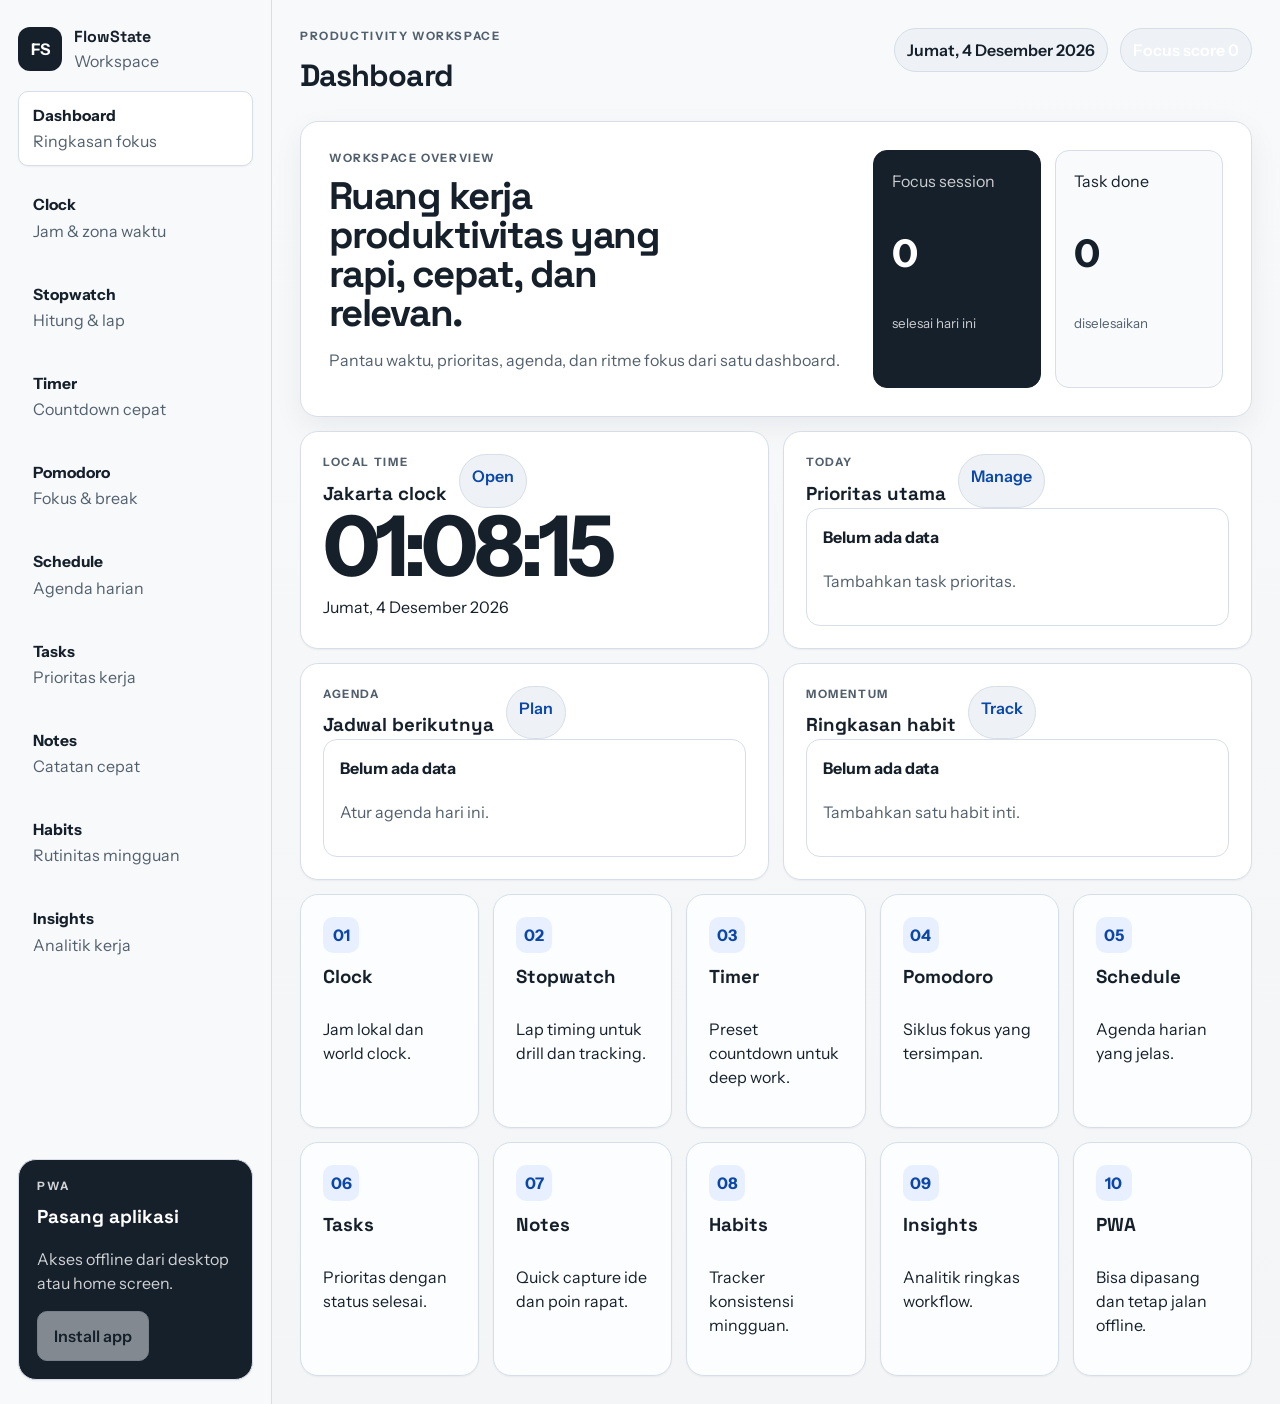
<file: index.html>
<!DOCTYPE html>
<html lang="id">
<head>
  <meta charset="UTF-8">
  <meta name="viewport" content="width=device-width, initial-scale=1.0">
  <meta name="theme-color" content="#0f172a">
  <title>Dashboard - FlowState Workspace</title>
  <link rel="preconnect" href="https://fonts.googleapis.com">
  <link rel="preconnect" href="https://fonts.gstatic.com" crossorigin>
  <link href="https://fonts.googleapis.com/css2?family=Instrument+Sans:wght@400;500;600;700&family=Space+Grotesk:wght@500;700&display=swap" rel="stylesheet">
  <link rel="manifest" href="manifest.json">
  <link rel="icon" href="icons/icon.svg" type="image/svg+xml">
  <link rel="stylesheet" href="styles.css">
</head>
<body data-page="dashboard">
  <a class="skip-link" href="#main-content">Lewati ke konten</a>
  <div class="app-shell">
    <aside class="sidebar">
      <div>
        <a class="brand" href="index.html"><div class="brand-mark">FS</div><div><strong>FlowState</strong><span>Workspace</span></div></a>
        <nav class="nav-links" aria-label="Navigasi utama">
          <a href="index.html" class="nav-link" data-nav="index.html"><strong>Dashboard</strong><span>Ringkasan fokus</span></a>
          <a href="clock.html" class="nav-link" data-nav="clock.html"><strong>Clock</strong><span>Jam & zona waktu</span></a>
          <a href="stopwatch.html" class="nav-link" data-nav="stopwatch.html"><strong>Stopwatch</strong><span>Hitung & lap</span></a>
          <a href="timer.html" class="nav-link" data-nav="timer.html"><strong>Timer</strong><span>Countdown cepat</span></a>
          <a href="pomodoro.html" class="nav-link" data-nav="pomodoro.html"><strong>Pomodoro</strong><span>Fokus & break</span></a>
          <a href="schedule.html" class="nav-link" data-nav="schedule.html"><strong>Schedule</strong><span>Agenda harian</span></a>
          <a href="tasks.html" class="nav-link" data-nav="tasks.html"><strong>Tasks</strong><span>Prioritas kerja</span></a>
          <a href="notes.html" class="nav-link" data-nav="notes.html"><strong>Notes</strong><span>Catatan cepat</span></a>
          <a href="habits.html" class="nav-link" data-nav="habits.html"><strong>Habits</strong><span>Rutinitas mingguan</span></a>
          <a href="insights.html" class="nav-link" data-nav="insights.html"><strong>Insights</strong><span>Analitik kerja</span></a>
        </nav>
      </div>
      <section class="install-card"><p class="eyebrow">PWA</p><h3>Pasang aplikasi</h3><p>Akses offline dari desktop atau home screen.</p><button class="secondary-button" id="install-app" disabled>Install app</button></section>
    </aside>
    <div class="main-panel">
      <header class="topbar">
        <div><p class="eyebrow">Productivity workspace</p><h1>Dashboard</h1></div>
        <div class="topbar-actions"><button class="ghost-button" id="today-chip" type="button"></button><button class="primary-button" id="focus-chip" type="button">Focus score --</button></div>
      </header>
      <main id="main-content" class="page-content">
        <section class="hero-card reveal">
          <div><p class="eyebrow">Workspace overview</p><h2>Ruang kerja produktivitas yang rapi, cepat, dan relevan.</h2><p class="muted">Pantau waktu, prioritas, agenda, dan ritme fokus dari satu dashboard.</p></div>
          <div class="hero-metrics">
            <div class="metric-panel accent"><span>Focus session</span><strong id="dashboard-pomodoro-count">0</strong><small>selesai hari ini</small></div>
            <div class="metric-panel"><span>Task done</span><strong id="dashboard-task-complete">0</strong><small>diselesaikan</small></div>
          </div>
        </section>
        <section class="grid2 reveal">
          <article class="panel"><div class="panel-header"><div><p class="eyebrow">Local time</p><h3>Jakarta clock</h3></div><a class="panel-link" href="clock.html">Open</a></div><div class="clock-stack"><strong id="hero-time">00:00:00</strong><span id="hero-date">--</span></div></article>
          <article class="panel"><div class="panel-header"><div><p class="eyebrow">Today</p><h3>Prioritas utama</h3></div><a class="panel-link" href="tasks.html">Manage</a></div><div class="stack" id="dashboard-task-list"></div></article>
          <article class="panel"><div class="panel-header"><div><p class="eyebrow">Agenda</p><h3>Jadwal berikutnya</h3></div><a class="panel-link" href="schedule.html">Plan</a></div><div class="stack" id="dashboard-schedule-list"></div></article>
          <article class="panel"><div class="panel-header"><div><p class="eyebrow">Momentum</p><h3>Ringkasan habit</h3></div><a class="panel-link" href="habits.html">Track</a></div><div class="stack" id="dashboard-habits"></div></article>
        </section>
        <section class="grid5 reveal">
          <article class="feature-card"><span>01</span><h3>Clock</h3><p>Jam lokal dan world clock.</p></article>
          <article class="feature-card"><span>02</span><h3>Stopwatch</h3><p>Lap timing untuk drill dan tracking.</p></article>
          <article class="feature-card"><span>03</span><h3>Timer</h3><p>Preset countdown untuk deep work.</p></article>
          <article class="feature-card"><span>04</span><h3>Pomodoro</h3><p>Siklus fokus yang tersimpan.</p></article>
          <article class="feature-card"><span>05</span><h3>Schedule</h3><p>Agenda harian yang jelas.</p></article>
          <article class="feature-card"><span>06</span><h3>Tasks</h3><p>Prioritas dengan status selesai.</p></article>
          <article class="feature-card"><span>07</span><h3>Notes</h3><p>Quick capture ide dan poin rapat.</p></article>
          <article class="feature-card"><span>08</span><h3>Habits</h3><p>Tracker konsistensi mingguan.</p></article>
          <article class="feature-card"><span>09</span><h3>Insights</h3><p>Analitik ringkas workflow.</p></article>
          <article class="feature-card"><span>10</span><h3>PWA</h3><p>Bisa dipasang dan tetap jalan offline.</p></article>
        </section>
      </main>
    </div>
  </div>
  <script src="app.js"></script>
</body>
</html>
</file>
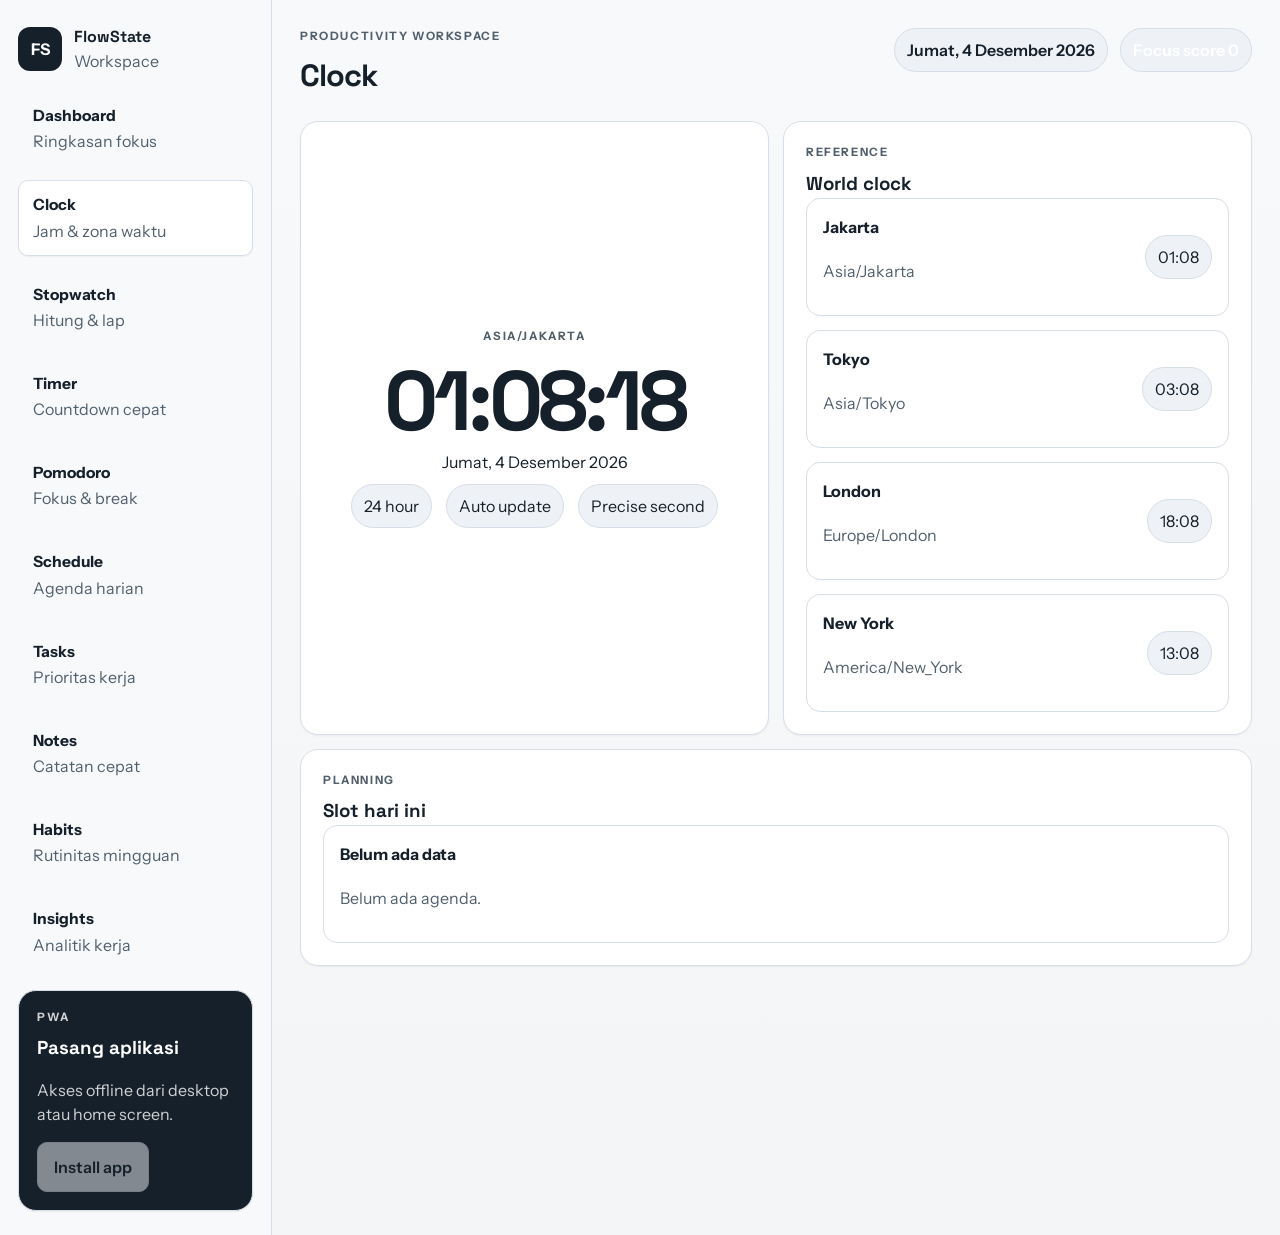
<file: clock.html>
<!DOCTYPE html>
<html lang="id">
<head>
  <meta charset="UTF-8"><meta name="viewport" content="width=device-width, initial-scale=1.0"><meta name="theme-color" content="#0f172a">
  <title>Clock - FlowState Workspace</title>
  <link rel="preconnect" href="https://fonts.googleapis.com"><link rel="preconnect" href="https://fonts.gstatic.com" crossorigin>
  <link href="https://fonts.googleapis.com/css2?family=Instrument+Sans:wght@400;500;600;700&family=Space+Grotesk:wght@500;700&display=swap" rel="stylesheet"><link rel="manifest" href="manifest.json"><link rel="icon" href="icons/icon.svg" type="image/svg+xml"><link rel="stylesheet" href="styles.css">
</head>
<body data-page="clock">
  <a class="skip-link" href="#main-content">Lewati ke konten</a>
  <div class="app-shell">
    <aside class="sidebar"><div><a class="brand" href="index.html"><div class="brand-mark">FS</div><div><strong>FlowState</strong><span>Workspace</span></div></a><nav class="nav-links" aria-label="Navigasi utama"><a href="index.html" class="nav-link" data-nav="index.html"><strong>Dashboard</strong><span>Ringkasan fokus</span></a><a href="clock.html" class="nav-link" data-nav="clock.html"><strong>Clock</strong><span>Jam & zona waktu</span></a><a href="stopwatch.html" class="nav-link" data-nav="stopwatch.html"><strong>Stopwatch</strong><span>Hitung & lap</span></a><a href="timer.html" class="nav-link" data-nav="timer.html"><strong>Timer</strong><span>Countdown cepat</span></a><a href="pomodoro.html" class="nav-link" data-nav="pomodoro.html"><strong>Pomodoro</strong><span>Fokus & break</span></a><a href="schedule.html" class="nav-link" data-nav="schedule.html"><strong>Schedule</strong><span>Agenda harian</span></a><a href="tasks.html" class="nav-link" data-nav="tasks.html"><strong>Tasks</strong><span>Prioritas kerja</span></a><a href="notes.html" class="nav-link" data-nav="notes.html"><strong>Notes</strong><span>Catatan cepat</span></a><a href="habits.html" class="nav-link" data-nav="habits.html"><strong>Habits</strong><span>Rutinitas mingguan</span></a><a href="insights.html" class="nav-link" data-nav="insights.html"><strong>Insights</strong><span>Analitik kerja</span></a></nav></div><section class="install-card"><p class="eyebrow">PWA</p><h3>Pasang aplikasi</h3><p>Akses offline dari desktop atau home screen.</p><button class="secondary-button" id="install-app" disabled>Install app</button></section></aside>
    <div class="main-panel">
      <header class="topbar"><div><p class="eyebrow">Productivity workspace</p><h1>Clock</h1></div><div class="topbar-actions"><button class="ghost-button" id="today-chip" type="button"></button><button class="primary-button" id="focus-chip" type="button">Focus score --</button></div></header>
      <main id="main-content" class="page-content">
        <section class="grid2 reveal">
          <article class="panel center"><p class="eyebrow">Asia/Jakarta</p><strong id="clock-main-time" class="display-xl">00:00:00</strong><span id="clock-main-date">--</span><div class="chips"><span class="chip">24 hour</span><span class="chip">Auto update</span><span class="chip">Precise second</span></div></article>
          <article class="panel"><div class="panel-header"><div><p class="eyebrow">Reference</p><h3>World clock</h3></div></div><div class="stack" id="world-clock-list"></div></article>
        </section>
        <section class="panel reveal"><div class="panel-header"><div><p class="eyebrow">Planning</p><h3>Slot hari ini</h3></div></div><div class="stack" id="clock-schedule-preview"></div></section>
      </main>
    </div>
  </div>
  <script src="app.js"></script>
</body>
</html>
</file>
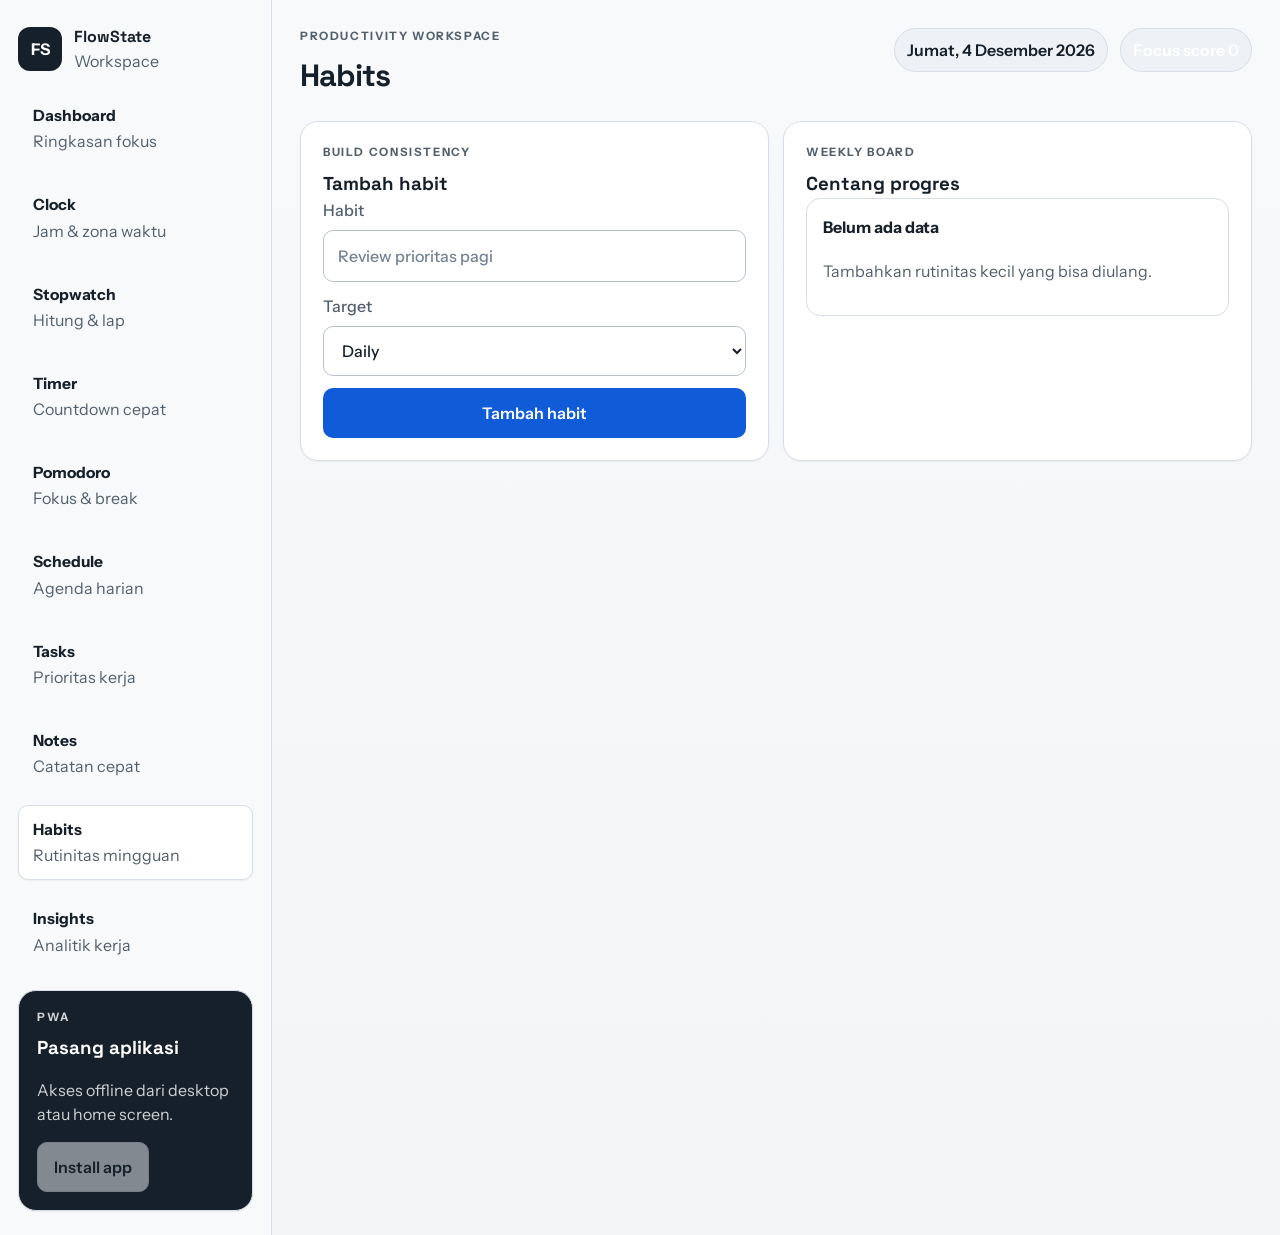
<file: habits.html>
<!DOCTYPE html>
<html lang="id">
<head>
  <meta charset="UTF-8"><meta name="viewport" content="width=device-width, initial-scale=1.0"><meta name="theme-color" content="#0f172a">
  <title>Habits - FlowState Workspace</title>
  <link rel="preconnect" href="https://fonts.googleapis.com"><link rel="preconnect" href="https://fonts.gstatic.com" crossorigin>
  <link href="https://fonts.googleapis.com/css2?family=Instrument+Sans:wght@400;500;600;700&family=Space+Grotesk:wght@500;700&display=swap" rel="stylesheet"><link rel="manifest" href="manifest.json"><link rel="icon" href="icons/icon.svg" type="image/svg+xml"><link rel="stylesheet" href="styles.css">
</head>
<body data-page="habits">
  <a class="skip-link" href="#main-content">Lewati ke konten</a>
  <div class="app-shell">
    <aside class="sidebar"><div><a class="brand" href="index.html"><div class="brand-mark">FS</div><div><strong>FlowState</strong><span>Workspace</span></div></a><nav class="nav-links" aria-label="Navigasi utama"><a href="index.html" class="nav-link" data-nav="index.html"><strong>Dashboard</strong><span>Ringkasan fokus</span></a><a href="clock.html" class="nav-link" data-nav="clock.html"><strong>Clock</strong><span>Jam & zona waktu</span></a><a href="stopwatch.html" class="nav-link" data-nav="stopwatch.html"><strong>Stopwatch</strong><span>Hitung & lap</span></a><a href="timer.html" class="nav-link" data-nav="timer.html"><strong>Timer</strong><span>Countdown cepat</span></a><a href="pomodoro.html" class="nav-link" data-nav="pomodoro.html"><strong>Pomodoro</strong><span>Fokus & break</span></a><a href="schedule.html" class="nav-link" data-nav="schedule.html"><strong>Schedule</strong><span>Agenda harian</span></a><a href="tasks.html" class="nav-link" data-nav="tasks.html"><strong>Tasks</strong><span>Prioritas kerja</span></a><a href="notes.html" class="nav-link" data-nav="notes.html"><strong>Notes</strong><span>Catatan cepat</span></a><a href="habits.html" class="nav-link" data-nav="habits.html"><strong>Habits</strong><span>Rutinitas mingguan</span></a><a href="insights.html" class="nav-link" data-nav="insights.html"><strong>Insights</strong><span>Analitik kerja</span></a></nav></div><section class="install-card"><p class="eyebrow">PWA</p><h3>Pasang aplikasi</h3><p>Akses offline dari desktop atau home screen.</p><button class="secondary-button" id="install-app" disabled>Install app</button></section></aside>
    <div class="main-panel">
      <header class="topbar"><div><p class="eyebrow">Productivity workspace</p><h1>Habits</h1></div><div class="topbar-actions"><button class="ghost-button" id="today-chip" type="button"></button><button class="primary-button" id="focus-chip" type="button">Focus score --</button></div></header>
      <main id="main-content" class="page-content">
        <section class="grid2 reveal">
          <article class="panel"><div class="panel-header"><div><p class="eyebrow">Build consistency</p><h3>Tambah habit</h3></div></div><form class="stack-form" id="habit-form"><label>Habit<input id="habit-name" type="text" placeholder="Review prioritas pagi" required></label><label>Target<select id="habit-target"><option>Daily</option><option>Weekday</option><option>Custom</option></select></label><button class="primary-button" type="submit">Tambah habit</button></form></article>
          <article class="panel"><div class="panel-header"><div><p class="eyebrow">Weekly board</p><h3>Centang progres</h3></div></div><div class="stack" id="habit-board"></div></article>
        </section>
      </main>
    </div>
  </div>
  <script src="app.js"></script>
</body>
</html>
</file>
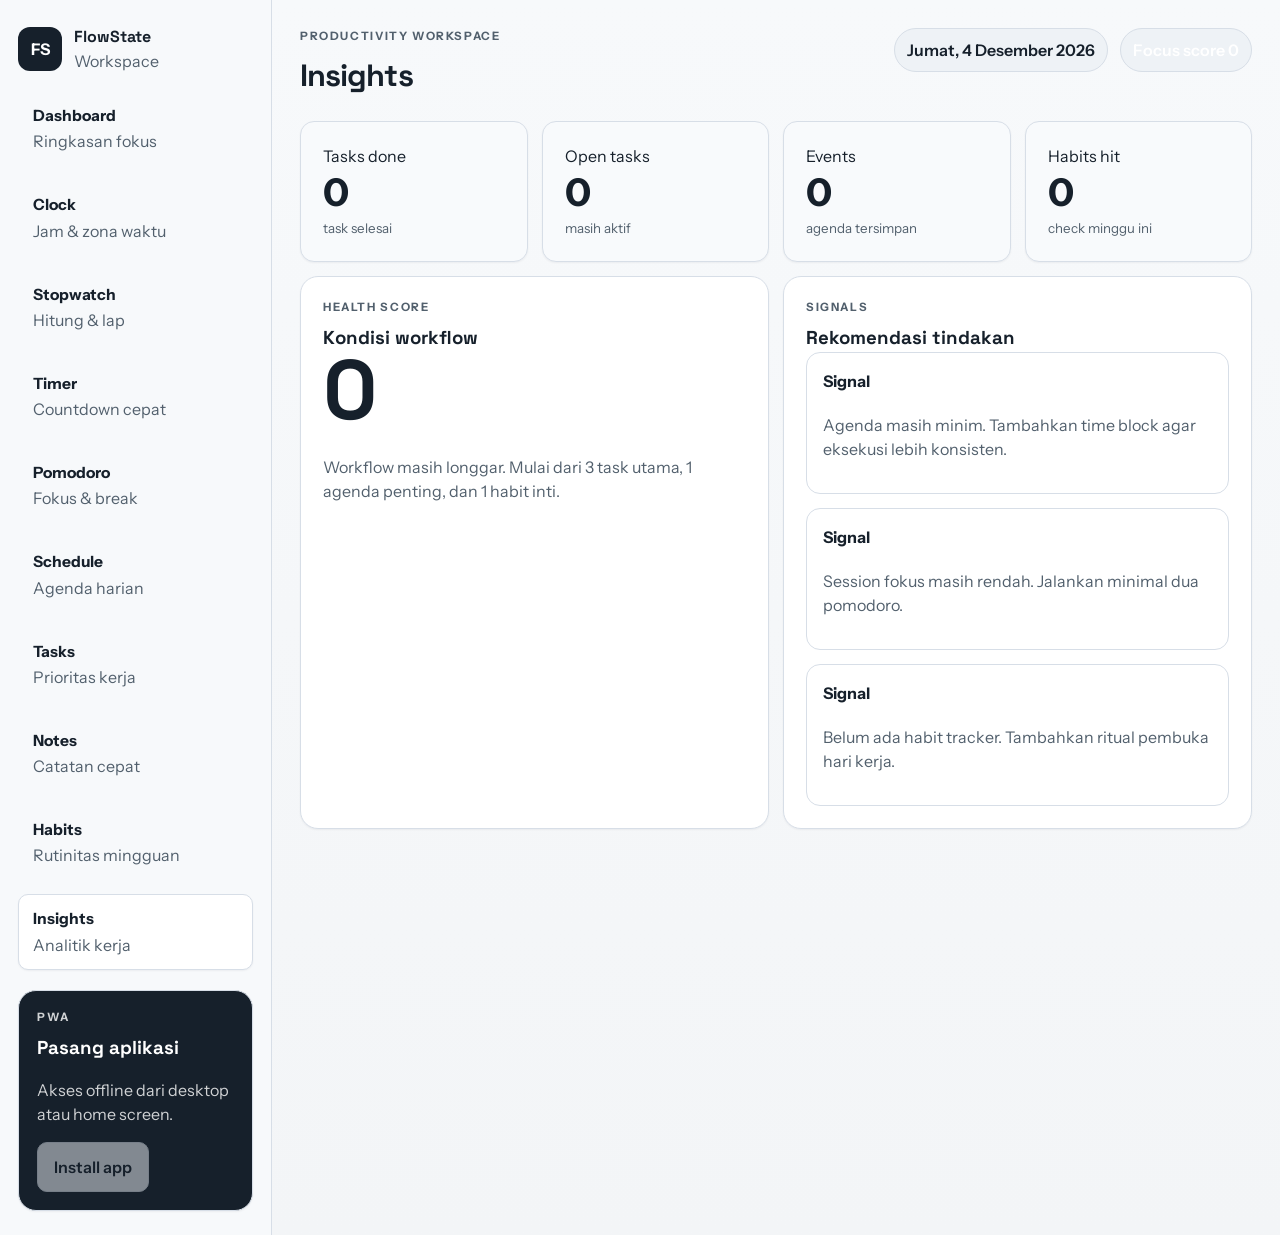
<file: insights.html>
<!DOCTYPE html>
<html lang="id">
<head>
  <meta charset="UTF-8"><meta name="viewport" content="width=device-width, initial-scale=1.0"><meta name="theme-color" content="#0f172a">
  <title>Insights - FlowState Workspace</title>
  <link rel="preconnect" href="https://fonts.googleapis.com"><link rel="preconnect" href="https://fonts.gstatic.com" crossorigin>
  <link href="https://fonts.googleapis.com/css2?family=Instrument+Sans:wght@400;500;600;700&family=Space+Grotesk:wght@500;700&display=swap" rel="stylesheet"><link rel="manifest" href="manifest.json"><link rel="icon" href="icons/icon.svg" type="image/svg+xml"><link rel="stylesheet" href="styles.css">
</head>
<body data-page="insights">
  <a class="skip-link" href="#main-content">Lewati ke konten</a>
  <div class="app-shell">
    <aside class="sidebar"><div><a class="brand" href="index.html"><div class="brand-mark">FS</div><div><strong>FlowState</strong><span>Workspace</span></div></a><nav class="nav-links" aria-label="Navigasi utama"><a href="index.html" class="nav-link" data-nav="index.html"><strong>Dashboard</strong><span>Ringkasan fokus</span></a><a href="clock.html" class="nav-link" data-nav="clock.html"><strong>Clock</strong><span>Jam & zona waktu</span></a><a href="stopwatch.html" class="nav-link" data-nav="stopwatch.html"><strong>Stopwatch</strong><span>Hitung & lap</span></a><a href="timer.html" class="nav-link" data-nav="timer.html"><strong>Timer</strong><span>Countdown cepat</span></a><a href="pomodoro.html" class="nav-link" data-nav="pomodoro.html"><strong>Pomodoro</strong><span>Fokus & break</span></a><a href="schedule.html" class="nav-link" data-nav="schedule.html"><strong>Schedule</strong><span>Agenda harian</span></a><a href="tasks.html" class="nav-link" data-nav="tasks.html"><strong>Tasks</strong><span>Prioritas kerja</span></a><a href="notes.html" class="nav-link" data-nav="notes.html"><strong>Notes</strong><span>Catatan cepat</span></a><a href="habits.html" class="nav-link" data-nav="habits.html"><strong>Habits</strong><span>Rutinitas mingguan</span></a><a href="insights.html" class="nav-link" data-nav="insights.html"><strong>Insights</strong><span>Analitik kerja</span></a></nav></div><section class="install-card"><p class="eyebrow">PWA</p><h3>Pasang aplikasi</h3><p>Akses offline dari desktop atau home screen.</p><button class="secondary-button" id="install-app" disabled>Install app</button></section></aside>
    <div class="main-panel">
      <header class="topbar"><div><p class="eyebrow">Productivity workspace</p><h1>Insights</h1></div><div class="topbar-actions"><button class="ghost-button" id="today-chip" type="button"></button><button class="primary-button" id="focus-chip" type="button">Focus score --</button></div></header>
      <main id="main-content" class="page-content">
        <section class="grid4 reveal">
          <article class="stat-card"><span>Tasks done</span><strong id="insight-task-done">0</strong><small>task selesai</small></article>
          <article class="stat-card"><span>Open tasks</span><strong id="insight-task-open">0</strong><small>masih aktif</small></article>
          <article class="stat-card"><span>Events</span><strong id="insight-events">0</strong><small>agenda tersimpan</small></article>
          <article class="stat-card"><span>Habits hit</span><strong id="insight-habit-checks">0</strong><small>check minggu ini</small></article>
        </section>
        <section class="grid2 reveal">
          <article class="panel"><div class="panel-header"><div><p class="eyebrow">Health score</p><h3>Kondisi workflow</h3></div></div><div class="clock-stack"><strong id="insight-score" class="display-xl">0</strong><p class="muted" id="insight-message">Belum ada data yang cukup.</p></div></article>
          <article class="panel"><div class="panel-header"><div><p class="eyebrow">Signals</p><h3>Rekomendasi tindakan</h3></div></div><div class="stack" id="insight-list"></div></article>
        </section>
      </main>
    </div>
  </div>
  <script src="app.js"></script>
</body>
</html>
</file>
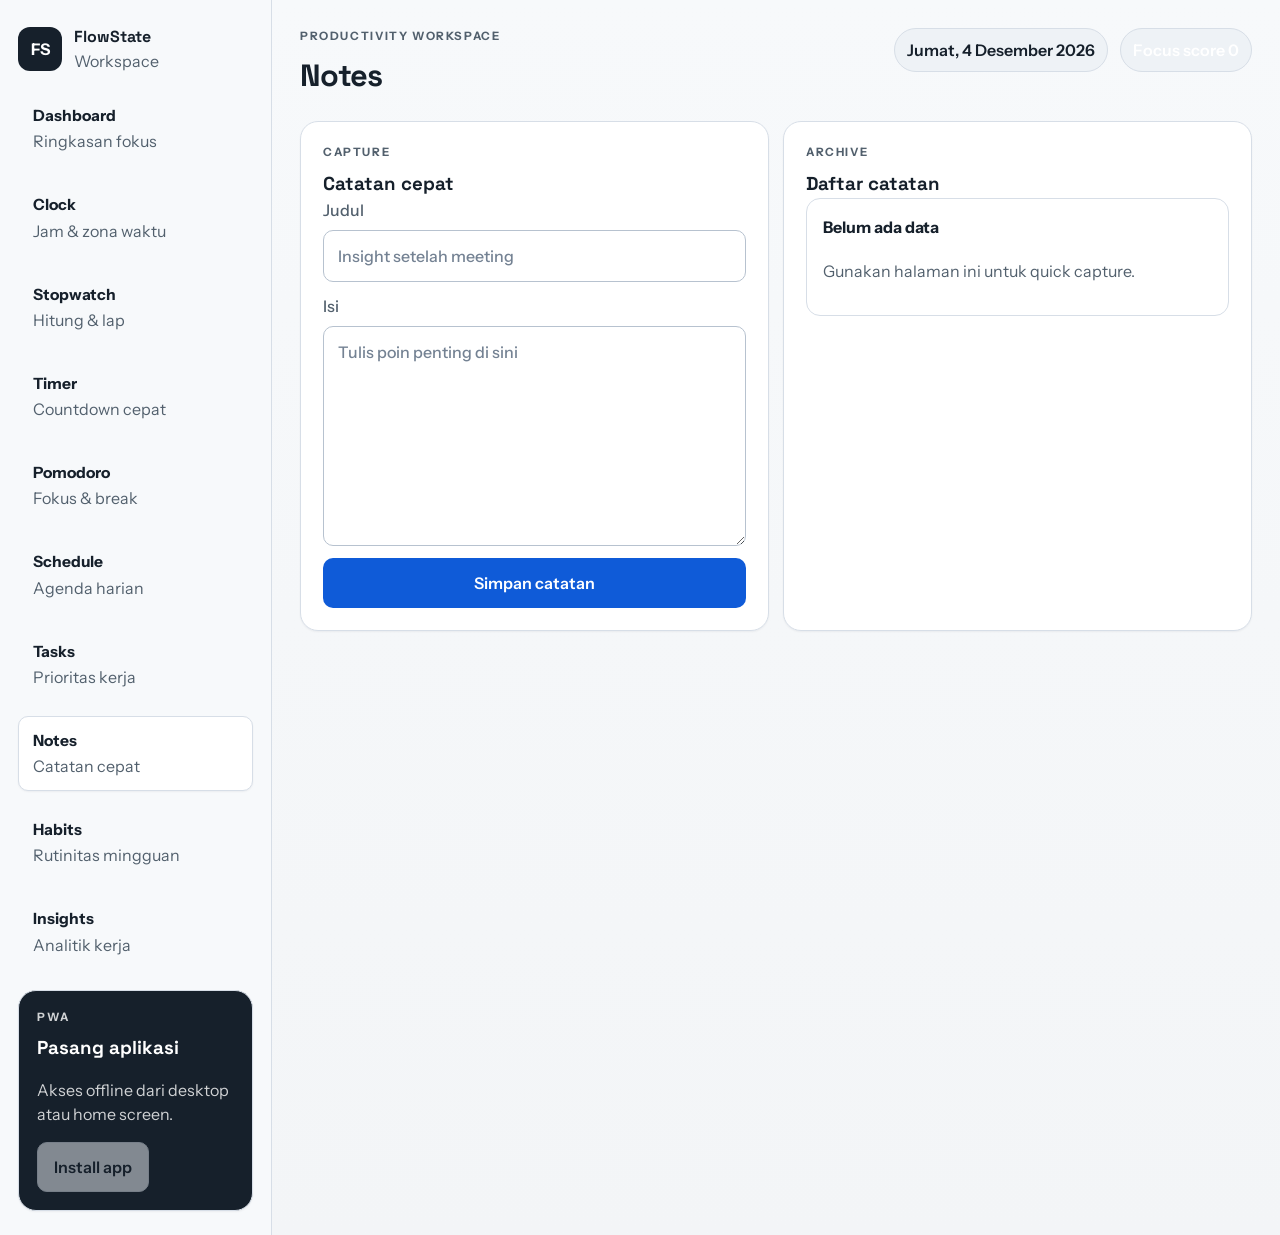
<file: notes.html>
<!DOCTYPE html>
<html lang="id">
<head>
  <meta charset="UTF-8"><meta name="viewport" content="width=device-width, initial-scale=1.0"><meta name="theme-color" content="#0f172a">
  <title>Notes - FlowState Workspace</title>
  <link rel="preconnect" href="https://fonts.googleapis.com"><link rel="preconnect" href="https://fonts.gstatic.com" crossorigin>
  <link href="https://fonts.googleapis.com/css2?family=Instrument+Sans:wght@400;500;600;700&family=Space+Grotesk:wght@500;700&display=swap" rel="stylesheet"><link rel="manifest" href="manifest.json"><link rel="icon" href="icons/icon.svg" type="image/svg+xml"><link rel="stylesheet" href="styles.css">
</head>
<body data-page="notes">
  <a class="skip-link" href="#main-content">Lewati ke konten</a>
  <div class="app-shell">
    <aside class="sidebar"><div><a class="brand" href="index.html"><div class="brand-mark">FS</div><div><strong>FlowState</strong><span>Workspace</span></div></a><nav class="nav-links" aria-label="Navigasi utama"><a href="index.html" class="nav-link" data-nav="index.html"><strong>Dashboard</strong><span>Ringkasan fokus</span></a><a href="clock.html" class="nav-link" data-nav="clock.html"><strong>Clock</strong><span>Jam & zona waktu</span></a><a href="stopwatch.html" class="nav-link" data-nav="stopwatch.html"><strong>Stopwatch</strong><span>Hitung & lap</span></a><a href="timer.html" class="nav-link" data-nav="timer.html"><strong>Timer</strong><span>Countdown cepat</span></a><a href="pomodoro.html" class="nav-link" data-nav="pomodoro.html"><strong>Pomodoro</strong><span>Fokus & break</span></a><a href="schedule.html" class="nav-link" data-nav="schedule.html"><strong>Schedule</strong><span>Agenda harian</span></a><a href="tasks.html" class="nav-link" data-nav="tasks.html"><strong>Tasks</strong><span>Prioritas kerja</span></a><a href="notes.html" class="nav-link" data-nav="notes.html"><strong>Notes</strong><span>Catatan cepat</span></a><a href="habits.html" class="nav-link" data-nav="habits.html"><strong>Habits</strong><span>Rutinitas mingguan</span></a><a href="insights.html" class="nav-link" data-nav="insights.html"><strong>Insights</strong><span>Analitik kerja</span></a></nav></div><section class="install-card"><p class="eyebrow">PWA</p><h3>Pasang aplikasi</h3><p>Akses offline dari desktop atau home screen.</p><button class="secondary-button" id="install-app" disabled>Install app</button></section></aside>
    <div class="main-panel">
      <header class="topbar"><div><p class="eyebrow">Productivity workspace</p><h1>Notes</h1></div><div class="topbar-actions"><button class="ghost-button" id="today-chip" type="button"></button><button class="primary-button" id="focus-chip" type="button">Focus score --</button></div></header>
      <main id="main-content" class="page-content">
        <section class="grid2 reveal">
          <article class="panel"><div class="panel-header"><div><p class="eyebrow">Capture</p><h3>Catatan cepat</h3></div></div><form class="stack-form" id="note-form"><label>Judul<input id="note-title" type="text" placeholder="Insight setelah meeting" required></label><label>Isi<textarea id="note-body" rows="8" placeholder="Tulis poin penting di sini"></textarea></label><button class="primary-button" type="submit">Simpan catatan</button></form></article>
          <article class="panel"><div class="panel-header"><div><p class="eyebrow">Archive</p><h3>Daftar catatan</h3></div></div><div class="notes" id="notes-list"></div></article>
        </section>
      </main>
    </div>
  </div>
  <script src="app.js"></script>
</body>
</html>
</file>
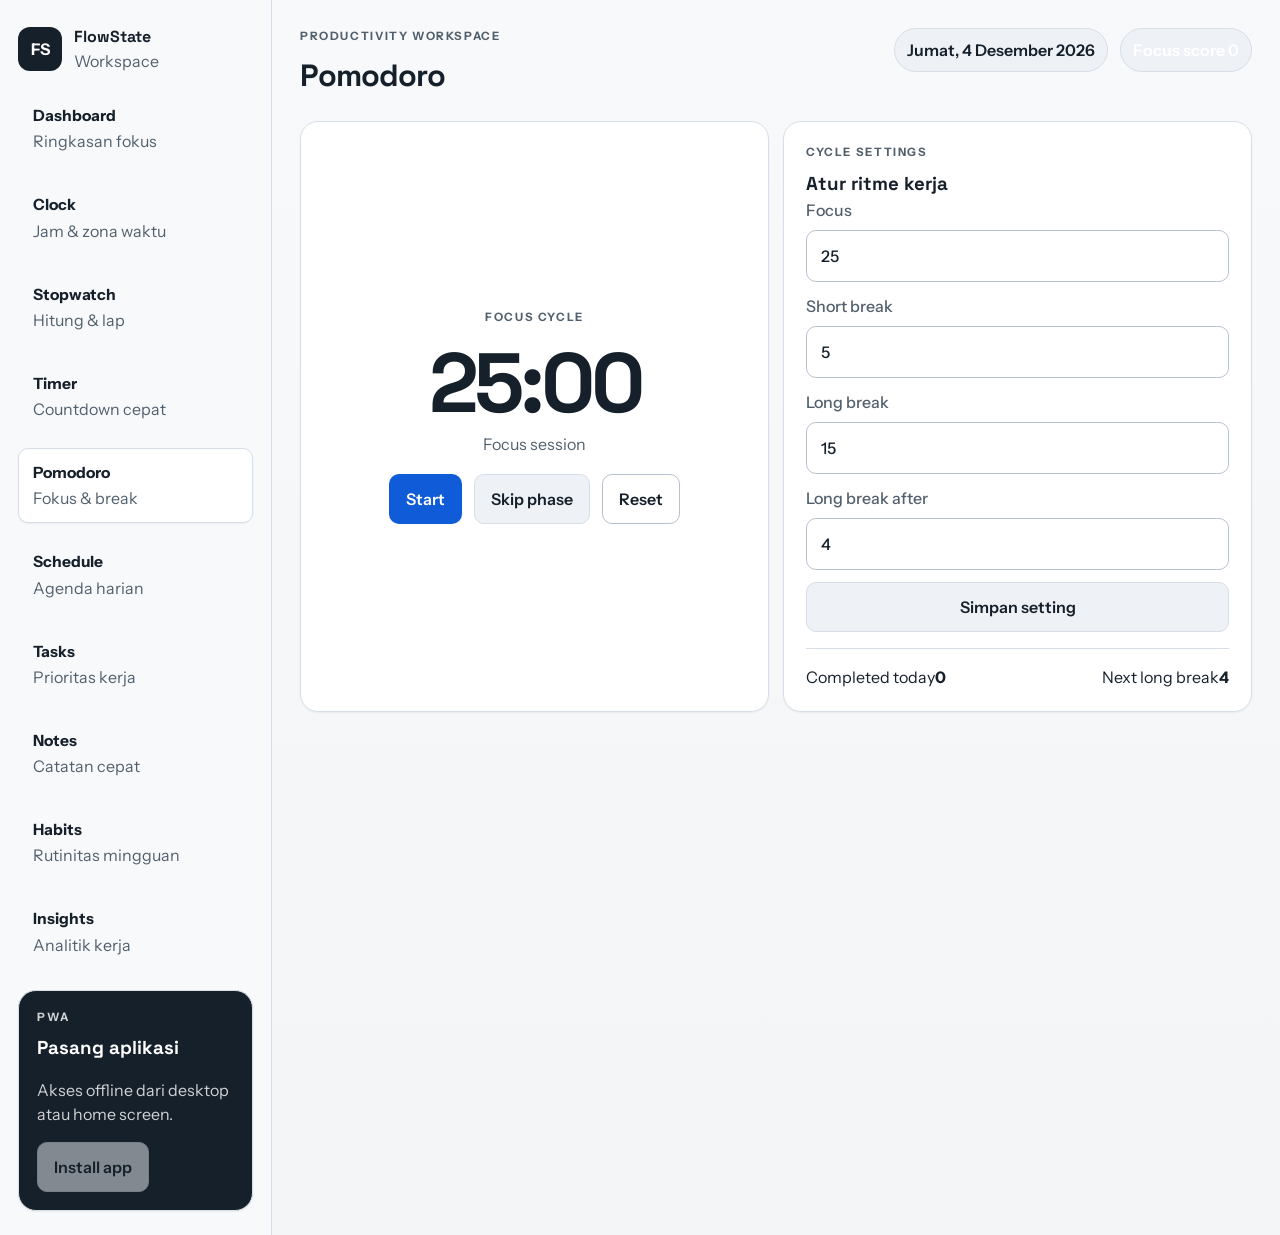
<file: pomodoro.html>
<!DOCTYPE html>
<html lang="id">
<head>
  <meta charset="UTF-8"><meta name="viewport" content="width=device-width, initial-scale=1.0"><meta name="theme-color" content="#0f172a">
  <title>Pomodoro - FlowState Workspace</title>
  <link rel="preconnect" href="https://fonts.googleapis.com"><link rel="preconnect" href="https://fonts.gstatic.com" crossorigin>
  <link href="https://fonts.googleapis.com/css2?family=Instrument+Sans:wght@400;500;600;700&family=Space+Grotesk:wght@500;700&display=swap" rel="stylesheet"><link rel="manifest" href="manifest.json"><link rel="icon" href="icons/icon.svg" type="image/svg+xml"><link rel="stylesheet" href="styles.css">
</head>
<body data-page="pomodoro">
  <a class="skip-link" href="#main-content">Lewati ke konten</a>
  <div class="app-shell">
    <aside class="sidebar"><div><a class="brand" href="index.html"><div class="brand-mark">FS</div><div><strong>FlowState</strong><span>Workspace</span></div></a><nav class="nav-links" aria-label="Navigasi utama"><a href="index.html" class="nav-link" data-nav="index.html"><strong>Dashboard</strong><span>Ringkasan fokus</span></a><a href="clock.html" class="nav-link" data-nav="clock.html"><strong>Clock</strong><span>Jam & zona waktu</span></a><a href="stopwatch.html" class="nav-link" data-nav="stopwatch.html"><strong>Stopwatch</strong><span>Hitung & lap</span></a><a href="timer.html" class="nav-link" data-nav="timer.html"><strong>Timer</strong><span>Countdown cepat</span></a><a href="pomodoro.html" class="nav-link" data-nav="pomodoro.html"><strong>Pomodoro</strong><span>Fokus & break</span></a><a href="schedule.html" class="nav-link" data-nav="schedule.html"><strong>Schedule</strong><span>Agenda harian</span></a><a href="tasks.html" class="nav-link" data-nav="tasks.html"><strong>Tasks</strong><span>Prioritas kerja</span></a><a href="notes.html" class="nav-link" data-nav="notes.html"><strong>Notes</strong><span>Catatan cepat</span></a><a href="habits.html" class="nav-link" data-nav="habits.html"><strong>Habits</strong><span>Rutinitas mingguan</span></a><a href="insights.html" class="nav-link" data-nav="insights.html"><strong>Insights</strong><span>Analitik kerja</span></a></nav></div><section class="install-card"><p class="eyebrow">PWA</p><h3>Pasang aplikasi</h3><p>Akses offline dari desktop atau home screen.</p><button class="secondary-button" id="install-app" disabled>Install app</button></section></aside>
    <div class="main-panel">
      <header class="topbar"><div><p class="eyebrow">Productivity workspace</p><h1>Pomodoro</h1></div><div class="topbar-actions"><button class="ghost-button" id="today-chip" type="button"></button><button class="primary-button" id="focus-chip" type="button">Focus score --</button></div></header>
      <main id="main-content" class="page-content">
        <section class="grid2 reveal">
          <article class="panel center"><p class="eyebrow">Focus cycle</p><strong class="display-xl" id="pomodoro-display">25:00</strong><span class="muted" id="pomodoro-phase">Focus session</span><div class="controls"><button class="primary-button" id="pomodoro-start">Start</button><button class="secondary-button" id="pomodoro-skip">Skip phase</button><button class="ghost-button" id="pomodoro-reset">Reset</button></div></article>
          <article class="panel"><div class="panel-header"><div><p class="eyebrow">Cycle settings</p><h3>Atur ritme kerja</h3></div></div><form class="stack-form" id="pomodoro-settings"><label>Focus<input id="pomodoro-focus" type="number" min="10" max="90" value="25"></label><label>Short break<input id="pomodoro-short" type="number" min="3" max="30" value="5"></label><label>Long break<input id="pomodoro-long" type="number" min="10" max="45" value="15"></label><label>Long break after<input id="pomodoro-rounds" type="number" min="2" max="6" value="4"></label><button class="secondary-button" type="submit">Simpan setting</button></form><div class="stats-strip"><div><span>Completed today</span><strong id="pomodoro-completed">0</strong></div><div><span>Next long break</span><strong id="pomodoro-next-break">4</strong></div></div></article>
        </section>
      </main>
    </div>
  </div>
  <script src="app.js"></script>
</body>
</html>
</file>
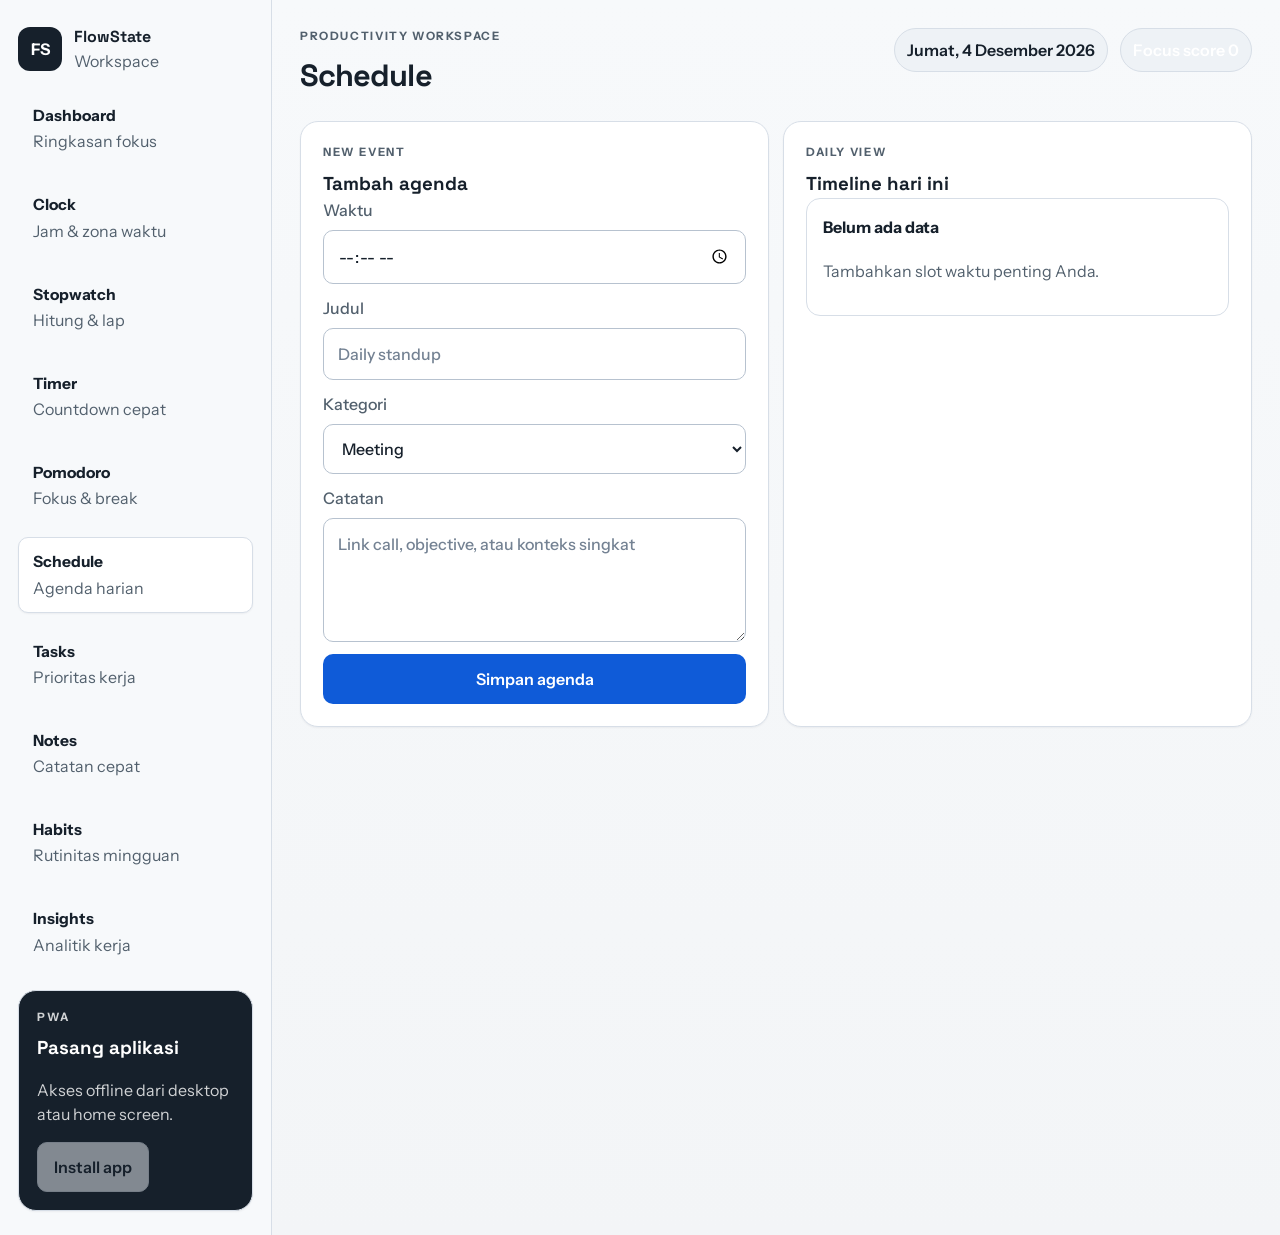
<file: schedule.html>
<!DOCTYPE html>
<html lang="id">
<head>
  <meta charset="UTF-8"><meta name="viewport" content="width=device-width, initial-scale=1.0"><meta name="theme-color" content="#0f172a">
  <title>Schedule - FlowState Workspace</title>
  <link rel="preconnect" href="https://fonts.googleapis.com"><link rel="preconnect" href="https://fonts.gstatic.com" crossorigin>
  <link href="https://fonts.googleapis.com/css2?family=Instrument+Sans:wght@400;500;600;700&family=Space+Grotesk:wght@500;700&display=swap" rel="stylesheet"><link rel="manifest" href="manifest.json"><link rel="icon" href="icons/icon.svg" type="image/svg+xml"><link rel="stylesheet" href="styles.css">
</head>
<body data-page="schedule">
  <a class="skip-link" href="#main-content">Lewati ke konten</a>
  <div class="app-shell">
    <aside class="sidebar"><div><a class="brand" href="index.html"><div class="brand-mark">FS</div><div><strong>FlowState</strong><span>Workspace</span></div></a><nav class="nav-links" aria-label="Navigasi utama"><a href="index.html" class="nav-link" data-nav="index.html"><strong>Dashboard</strong><span>Ringkasan fokus</span></a><a href="clock.html" class="nav-link" data-nav="clock.html"><strong>Clock</strong><span>Jam & zona waktu</span></a><a href="stopwatch.html" class="nav-link" data-nav="stopwatch.html"><strong>Stopwatch</strong><span>Hitung & lap</span></a><a href="timer.html" class="nav-link" data-nav="timer.html"><strong>Timer</strong><span>Countdown cepat</span></a><a href="pomodoro.html" class="nav-link" data-nav="pomodoro.html"><strong>Pomodoro</strong><span>Fokus & break</span></a><a href="schedule.html" class="nav-link" data-nav="schedule.html"><strong>Schedule</strong><span>Agenda harian</span></a><a href="tasks.html" class="nav-link" data-nav="tasks.html"><strong>Tasks</strong><span>Prioritas kerja</span></a><a href="notes.html" class="nav-link" data-nav="notes.html"><strong>Notes</strong><span>Catatan cepat</span></a><a href="habits.html" class="nav-link" data-nav="habits.html"><strong>Habits</strong><span>Rutinitas mingguan</span></a><a href="insights.html" class="nav-link" data-nav="insights.html"><strong>Insights</strong><span>Analitik kerja</span></a></nav></div><section class="install-card"><p class="eyebrow">PWA</p><h3>Pasang aplikasi</h3><p>Akses offline dari desktop atau home screen.</p><button class="secondary-button" id="install-app" disabled>Install app</button></section></aside>
    <div class="main-panel">
      <header class="topbar"><div><p class="eyebrow">Productivity workspace</p><h1>Schedule</h1></div><div class="topbar-actions"><button class="ghost-button" id="today-chip" type="button"></button><button class="primary-button" id="focus-chip" type="button">Focus score --</button></div></header>
      <main id="main-content" class="page-content">
        <section class="grid2 reveal">
          <article class="panel"><div class="panel-header"><div><p class="eyebrow">New event</p><h3>Tambah agenda</h3></div></div><form class="stack-form" id="schedule-form"><label>Waktu<input id="schedule-time" type="time" required></label><label>Judul<input id="schedule-title" type="text" placeholder="Daily standup" required></label><label>Kategori<select id="schedule-category"><option>Meeting</option><option>Deep Work</option><option>Admin</option><option>Personal</option></select></label><label>Catatan<textarea id="schedule-note" rows="4" placeholder="Link call, objective, atau konteks singkat"></textarea></label><button class="primary-button" type="submit">Simpan agenda</button></form></article>
          <article class="panel"><div class="panel-header"><div><p class="eyebrow">Daily view</p><h3>Timeline hari ini</h3></div></div><div class="stack" id="schedule-list"></div></article>
        </section>
      </main>
    </div>
  </div>
  <script src="app.js"></script>
</body>
</html>
</file>
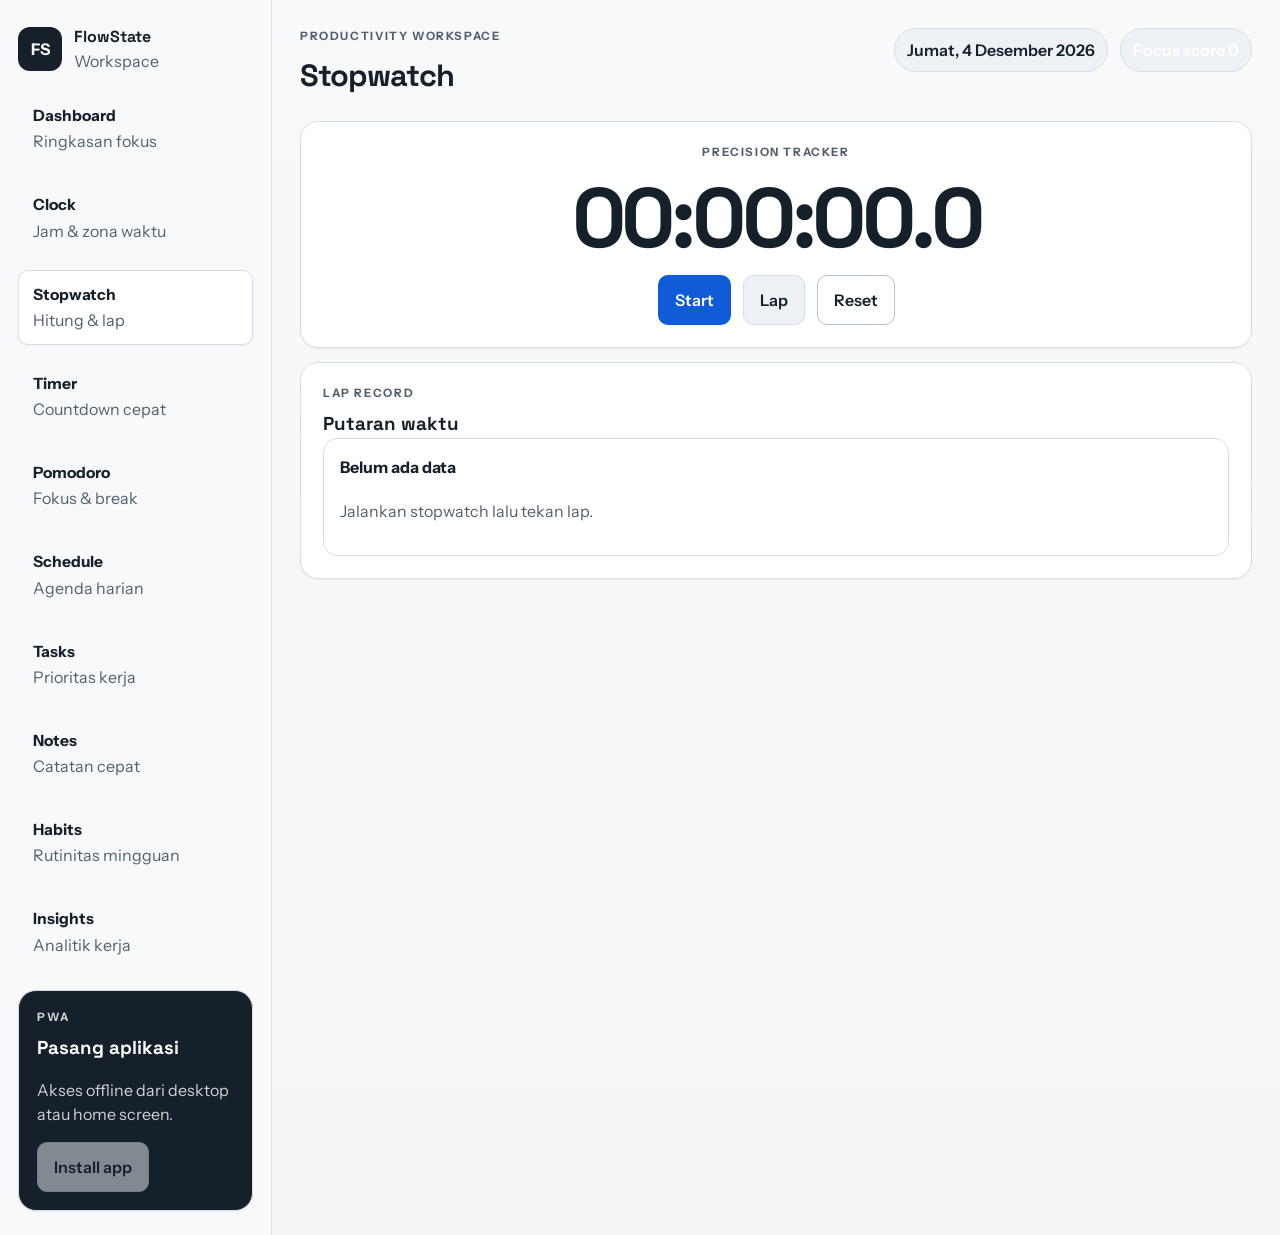
<file: stopwatch.html>
<!DOCTYPE html>
<html lang="id">
<head>
  <meta charset="UTF-8"><meta name="viewport" content="width=device-width, initial-scale=1.0"><meta name="theme-color" content="#0f172a">
  <title>Stopwatch - FlowState Workspace</title>
  <link rel="preconnect" href="https://fonts.googleapis.com"><link rel="preconnect" href="https://fonts.gstatic.com" crossorigin>
  <link href="https://fonts.googleapis.com/css2?family=Instrument+Sans:wght@400;500;600;700&family=Space+Grotesk:wght@500;700&display=swap" rel="stylesheet"><link rel="manifest" href="manifest.json"><link rel="icon" href="icons/icon.svg" type="image/svg+xml"><link rel="stylesheet" href="styles.css">
</head>
<body data-page="stopwatch">
  <a class="skip-link" href="#main-content">Lewati ke konten</a>
  <div class="app-shell">
    <aside class="sidebar"><div><a class="brand" href="index.html"><div class="brand-mark">FS</div><div><strong>FlowState</strong><span>Workspace</span></div></a><nav class="nav-links" aria-label="Navigasi utama"><a href="index.html" class="nav-link" data-nav="index.html"><strong>Dashboard</strong><span>Ringkasan fokus</span></a><a href="clock.html" class="nav-link" data-nav="clock.html"><strong>Clock</strong><span>Jam & zona waktu</span></a><a href="stopwatch.html" class="nav-link" data-nav="stopwatch.html"><strong>Stopwatch</strong><span>Hitung & lap</span></a><a href="timer.html" class="nav-link" data-nav="timer.html"><strong>Timer</strong><span>Countdown cepat</span></a><a href="pomodoro.html" class="nav-link" data-nav="pomodoro.html"><strong>Pomodoro</strong><span>Fokus & break</span></a><a href="schedule.html" class="nav-link" data-nav="schedule.html"><strong>Schedule</strong><span>Agenda harian</span></a><a href="tasks.html" class="nav-link" data-nav="tasks.html"><strong>Tasks</strong><span>Prioritas kerja</span></a><a href="notes.html" class="nav-link" data-nav="notes.html"><strong>Notes</strong><span>Catatan cepat</span></a><a href="habits.html" class="nav-link" data-nav="habits.html"><strong>Habits</strong><span>Rutinitas mingguan</span></a><a href="insights.html" class="nav-link" data-nav="insights.html"><strong>Insights</strong><span>Analitik kerja</span></a></nav></div><section class="install-card"><p class="eyebrow">PWA</p><h3>Pasang aplikasi</h3><p>Akses offline dari desktop atau home screen.</p><button class="secondary-button" id="install-app" disabled>Install app</button></section></aside>
    <div class="main-panel">
      <header class="topbar"><div><p class="eyebrow">Productivity workspace</p><h1>Stopwatch</h1></div><div class="topbar-actions"><button class="ghost-button" id="today-chip" type="button"></button><button class="primary-button" id="focus-chip" type="button">Focus score --</button></div></header>
      <main id="main-content" class="page-content">
        <section class="panel center reveal"><p class="eyebrow">Precision tracker</p><strong class="display-xl" id="stopwatch-display">00:00:00.0</strong><div class="controls"><button class="primary-button" id="stopwatch-start">Start</button><button class="secondary-button" id="stopwatch-lap">Lap</button><button class="ghost-button" id="stopwatch-reset">Reset</button></div></section>
        <section class="panel reveal"><div class="panel-header"><div><p class="eyebrow">Lap record</p><h3>Putaran waktu</h3></div></div><div class="stack" id="lap-list"></div></section>
      </main>
    </div>
  </div>
  <script src="app.js"></script>
</body>
</html>
</file>
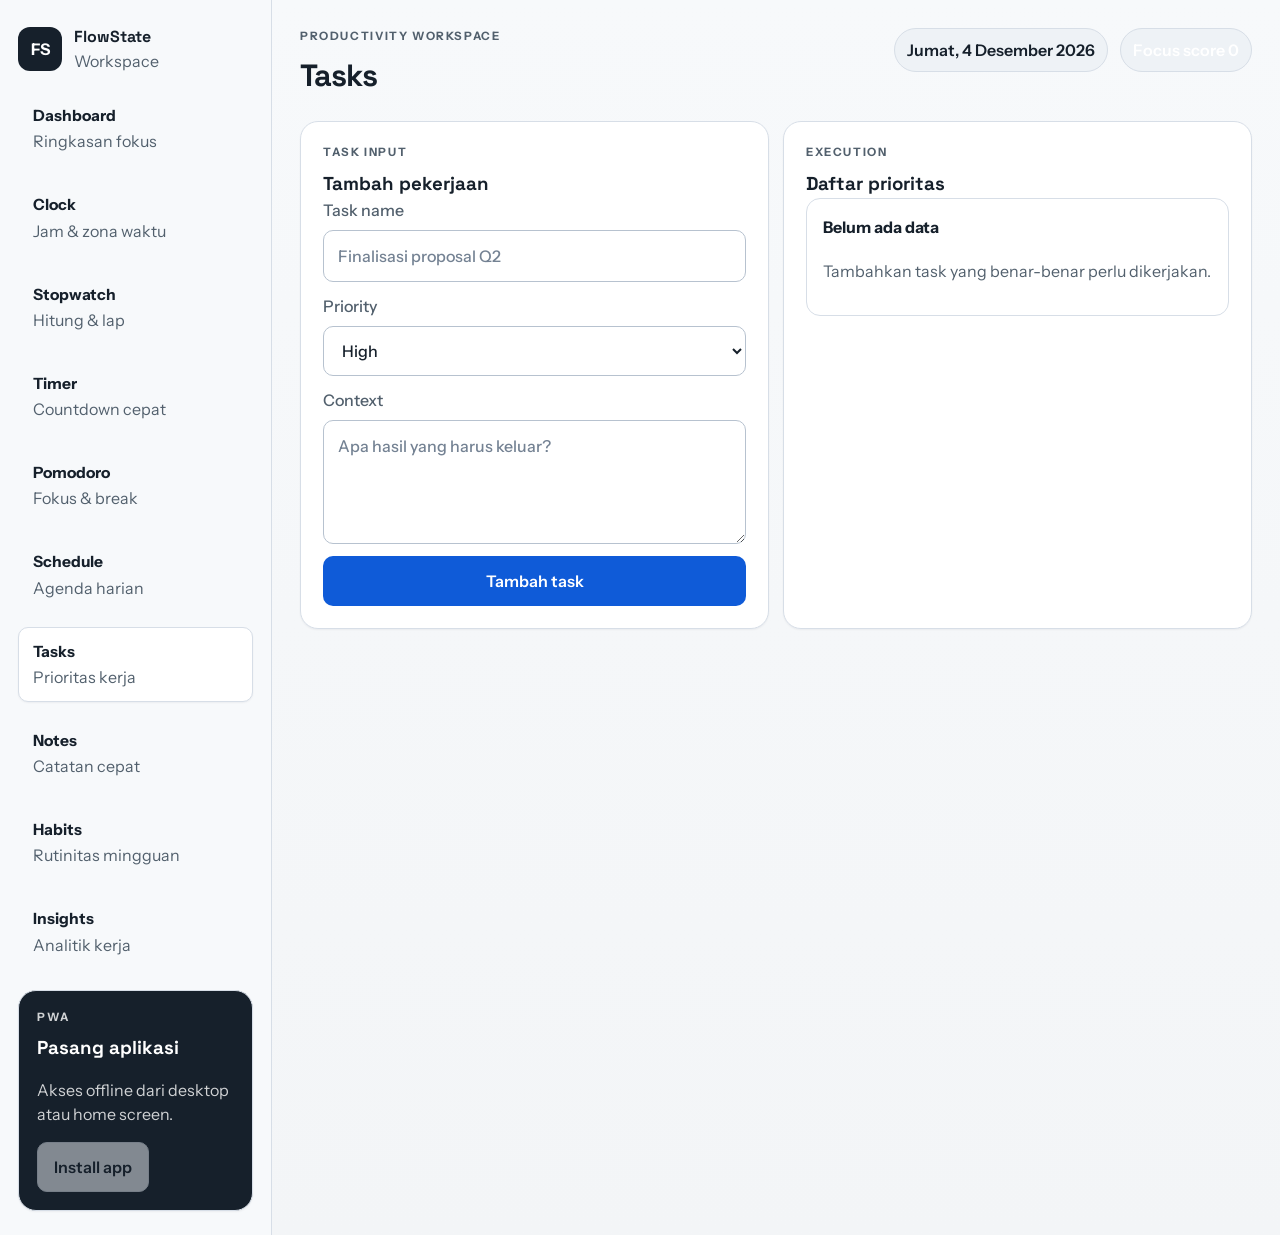
<file: tasks.html>
<!DOCTYPE html>
<html lang="id">
<head>
  <meta charset="UTF-8"><meta name="viewport" content="width=device-width, initial-scale=1.0"><meta name="theme-color" content="#0f172a">
  <title>Tasks - FlowState Workspace</title>
  <link rel="preconnect" href="https://fonts.googleapis.com"><link rel="preconnect" href="https://fonts.gstatic.com" crossorigin>
  <link href="https://fonts.googleapis.com/css2?family=Instrument+Sans:wght@400;500;600;700&family=Space+Grotesk:wght@500;700&display=swap" rel="stylesheet"><link rel="manifest" href="manifest.json"><link rel="icon" href="icons/icon.svg" type="image/svg+xml"><link rel="stylesheet" href="styles.css">
</head>
<body data-page="tasks">
  <a class="skip-link" href="#main-content">Lewati ke konten</a>
  <div class="app-shell">
    <aside class="sidebar"><div><a class="brand" href="index.html"><div class="brand-mark">FS</div><div><strong>FlowState</strong><span>Workspace</span></div></a><nav class="nav-links" aria-label="Navigasi utama"><a href="index.html" class="nav-link" data-nav="index.html"><strong>Dashboard</strong><span>Ringkasan fokus</span></a><a href="clock.html" class="nav-link" data-nav="clock.html"><strong>Clock</strong><span>Jam & zona waktu</span></a><a href="stopwatch.html" class="nav-link" data-nav="stopwatch.html"><strong>Stopwatch</strong><span>Hitung & lap</span></a><a href="timer.html" class="nav-link" data-nav="timer.html"><strong>Timer</strong><span>Countdown cepat</span></a><a href="pomodoro.html" class="nav-link" data-nav="pomodoro.html"><strong>Pomodoro</strong><span>Fokus & break</span></a><a href="schedule.html" class="nav-link" data-nav="schedule.html"><strong>Schedule</strong><span>Agenda harian</span></a><a href="tasks.html" class="nav-link" data-nav="tasks.html"><strong>Tasks</strong><span>Prioritas kerja</span></a><a href="notes.html" class="nav-link" data-nav="notes.html"><strong>Notes</strong><span>Catatan cepat</span></a><a href="habits.html" class="nav-link" data-nav="habits.html"><strong>Habits</strong><span>Rutinitas mingguan</span></a><a href="insights.html" class="nav-link" data-nav="insights.html"><strong>Insights</strong><span>Analitik kerja</span></a></nav></div><section class="install-card"><p class="eyebrow">PWA</p><h3>Pasang aplikasi</h3><p>Akses offline dari desktop atau home screen.</p><button class="secondary-button" id="install-app" disabled>Install app</button></section></aside>
    <div class="main-panel">
      <header class="topbar"><div><p class="eyebrow">Productivity workspace</p><h1>Tasks</h1></div><div class="topbar-actions"><button class="ghost-button" id="today-chip" type="button"></button><button class="primary-button" id="focus-chip" type="button">Focus score --</button></div></header>
      <main id="main-content" class="page-content">
        <section class="grid2 reveal">
          <article class="panel"><div class="panel-header"><div><p class="eyebrow">Task input</p><h3>Tambah pekerjaan</h3></div></div><form class="stack-form" id="task-form"><label>Task name<input id="task-title" type="text" placeholder="Finalisasi proposal Q2" required></label><label>Priority<select id="task-priority"><option value="High">High</option><option value="Medium">Medium</option><option value="Low">Low</option></select></label><label>Context<textarea id="task-note" rows="4" placeholder="Apa hasil yang harus keluar?"></textarea></label><button class="primary-button" type="submit">Tambah task</button></form></article>
          <article class="panel"><div class="panel-header"><div><p class="eyebrow">Execution</p><h3>Daftar prioritas</h3></div></div><div class="stack" id="task-list"></div></article>
        </section>
      </main>
    </div>
  </div>
  <script src="app.js"></script>
</body>
</html>
</file>
<file: styles.css>
:root {
  --bg: #f3f5f7;
  --surface: #ffffff;
  --surface-alt: #f8fafc;
  --surface-soft: #eef2f6;
  --text: #16202b;
  --text-soft: #52606d;
  --line: #d7dee7;
  --line-strong: #b7c2cf;
  --accent: #0f5bd8;
  --accent-strong: #0a47a8;
  --accent-soft: #e8f0ff;
  --success: #146c43;
  --warning: #9a5a00;
  --shadow-sm: 0 1px 2px rgba(15, 23, 42, 0.05);
  --shadow-md: 0 10px 30px rgba(15, 23, 42, 0.06);
  --radius-xs: 8px;
  --radius-sm: 10px;
  --radius-md: 14px;
  --radius-lg: 18px;
  --sidebar-width: 272px;
}

* { box-sizing: border-box; }
html { scroll-behavior: smooth; }

body {
  margin: 0;
  min-height: 100vh;
  color: var(--text);
  background: linear-gradient(180deg, #f7f9fb 0%, #f3f5f7 100%);
  font-family: "Instrument Sans", sans-serif;
  line-height: 1.5;
}

a { color: inherit; text-decoration: none; }
button, input, select, textarea { font: inherit; }
button { color: inherit; }

.skip-link {
  position: absolute;
  left: 16px;
  top: 12px;
  z-index: 20;
  padding: 10px 14px;
  border-radius: var(--radius-xs);
  background: var(--accent);
  color: #fff;
  transform: translateY(-160%);
}

.skip-link:focus { transform: translateY(0); }

:focus-visible {
  outline: 3px solid rgba(15, 91, 216, 0.35);
  outline-offset: 2px;
}

.app-shell {
  display: grid;
  grid-template-columns: var(--sidebar-width) 1fr;
  min-height: 100vh;
}

.sidebar {
  padding: 24px 18px;
  display: flex;
  flex-direction: column;
  justify-content: space-between;
  gap: 20px;
  background: #f7f9fb;
  border-right: 1px solid var(--line);
}

.brand,
.topbar,
.panel-header,
.controls,
.stats-strip,
.topbar-actions,
.item,
.habit-days,
.note-head {
  display: flex;
  gap: 12px;
}

.brand {
  align-items: center;
  margin-bottom: 18px;
}

.brand strong,
.topbar h1,
h2,
h3,
.display-xl {
  font-family: "Space Grotesk", sans-serif;
}

.brand-mark {
  width: 44px;
  height: 44px;
  border-radius: 12px;
  display: grid;
  place-items: center;
  background: #16202b;
  color: #fff;
  font-weight: 700;
}

.brand span,
.muted,
.nav-link span,
.eyebrow,
small {
  color: var(--text-soft);
}

.brand span,
.nav-link strong,
.nav-link span {
  display: block;
}

.nav-links,
.page-content,
.stack,
.grid2,
.grid4,
.grid5,
.chips,
.preset-grid,
.notes {
  display: grid;
  gap: 14px;
}

.nav-link {
  padding: 12px 14px;
  border-radius: var(--radius-sm);
  transition: background 0.18s ease, border-color 0.18s ease;
  border: 1px solid transparent;
}

.nav-link strong {
  font-size: 0.97rem;
  margin-bottom: 2px;
}

.nav-link.active,
.nav-link:hover {
  background: #fff;
  border-color: var(--line);
}

.nav-link.active {
  box-shadow: var(--shadow-sm);
}

.panel,
.hero-card,
.feature-card,
.install-card,
.stat-card {
  background: var(--surface);
  border: 1px solid var(--line);
  box-shadow: var(--shadow-sm);
  border-radius: var(--radius-lg);
}

.install-card {
  padding: 18px;
  background: #16202b;
  color: #fff;
}

.install-card .eyebrow,
.install-card p {
  color: rgba(255, 255, 255, 0.8);
}

.main-panel {
  padding: 28px;
}

.topbar {
  justify-content: space-between;
  align-items: flex-start;
  margin-bottom: 22px;
}

.topbar h1,
h2,
h3 {
  margin: 0;
}

.topbar h1 {
  font-size: clamp(1.8rem, 2.4vw, 2.5rem);
  letter-spacing: -0.03em;
}

.topbar-actions {
  flex-wrap: wrap;
  justify-content: flex-end;
}

.hero-card {
  padding: 28px;
  display: grid;
  grid-template-columns: 1.35fr 0.9fr;
  gap: 18px;
  box-shadow: var(--shadow-md);
}

.hero-card h2 {
  font-size: clamp(2rem, 3vw, 3rem);
  line-height: 1.02;
  letter-spacing: -0.04em;
  max-width: 14ch;
}

.hero-metrics {
  display: grid;
  grid-template-columns: 1fr 1fr;
  gap: 14px;
}

.metric-panel,
.stat-card {
  padding: 18px;
  border-radius: var(--radius-md);
  background: var(--surface-alt);
  display: grid;
  gap: 6px;
  border: 1px solid var(--line);
}

.metric-panel.accent {
  background: #16202b;
  color: #fff;
  border-color: #16202b;
}

.metric-panel.accent span,
.metric-panel.accent small {
  color: rgba(255, 255, 255, 0.78);
}

.metric-panel strong,
.stat-card strong {
  font-size: clamp(2rem, 3vw, 3.1rem);
  line-height: 1;
}

.grid2 { grid-template-columns: repeat(2, minmax(0, 1fr)); }
.grid4 { grid-template-columns: repeat(4, minmax(0, 1fr)); }
.grid5 { grid-template-columns: repeat(5, minmax(0, 1fr)); }

.panel,
.feature-card,
.stat-card {
  padding: 22px;
}

.panel-link,
.badge,
.chip,
.topbar-actions button {
  padding: 9px 12px;
  border-radius: 999px;
  background: var(--surface-soft);
  border: 1px solid var(--line);
}

.panel-link {
  color: var(--accent-strong);
  font-weight: 600;
}

.feature-card {
  min-height: 150px;
  display: grid;
  align-content: start;
  gap: 10px;
  background: #fcfdff;
}

.feature-card span {
  width: 36px;
  height: 36px;
  border-radius: 10px;
  display: grid;
  place-items: center;
  background: var(--accent-soft);
  color: var(--accent-strong);
  font-weight: 700;
}

.eyebrow {
  text-transform: uppercase;
  letter-spacing: 0.14em;
  font-size: 0.72rem;
  margin: 0 0 8px;
  font-weight: 700;
}

.display-xl,
#clock-main-time,
#hero-time,
#insight-score {
  font-size: clamp(3rem, 8vw, 5.25rem);
  line-height: 0.92;
  letter-spacing: -0.05em;
}

.clock-stack,
#clock-main-date,
.center {
  display: grid;
  gap: 10px;
}

.chips {
  grid-auto-flow: column;
  justify-content: center;
}

.center {
  text-align: center;
  align-content: center;
}

.item,
.habit-item {
  justify-content: space-between;
  align-items: center;
  padding: 16px;
  border-radius: var(--radius-md);
  background: var(--surface);
  border: 1px solid var(--line);
}

.item .copy,
.habit-copy {
  display: grid;
  gap: 4px;
}

.badge.priority-High { background: #fff4dd; color: var(--warning); }
.badge.priority-Medium { background: #eaf7ef; color: var(--success); }
.badge.priority-Low { background: #ebf3ff; color: var(--accent-strong); }

.controls {
  justify-content: center;
  flex-wrap: wrap;
  margin-top: 8px;
}

.stack-form {
  display: grid;
  gap: 12px;
}

.stack-form label {
  display: grid;
  gap: 8px;
  color: var(--text-soft);
  font-weight: 500;
}

input,
select,
textarea {
  width: 100%;
  padding: 13px 14px;
  border-radius: var(--radius-sm);
  border: 1px solid var(--line-strong);
  background: #fff;
  color: var(--text);
}

input::placeholder,
textarea::placeholder {
  color: #748293;
}

textarea { resize: vertical; }

.preset-grid {
  grid-template-columns: repeat(2, minmax(0, 1fr));
  margin-bottom: 12px;
}

.stats-strip {
  justify-content: space-between;
  padding-top: 16px;
  margin-top: 16px;
  border-top: 1px solid var(--line);
}

.item-actions {
  display: flex;
  flex-wrap: wrap;
  gap: 10px;
}

.task.done {
  opacity: 0.72;
}

.task.done strong,
.task.done p {
  text-decoration: line-through;
}

.habit-days {
  display: grid;
  grid-template-columns: repeat(7, minmax(0, 1fr));
  gap: 8px;
}

.day {
  padding: 10px 0;
  border-radius: var(--radius-xs);
  border: 1px solid var(--line-strong);
  background: #fff;
}

.day.active {
  background: var(--accent);
  border-color: var(--accent);
  color: #fff;
}

.note {
  padding: 16px;
  border-radius: var(--radius-md);
  background: var(--surface);
  border: 1px solid var(--line);
  display: grid;
  gap: 10px;
}

.note-head {
  justify-content: space-between;
  align-items: flex-start;
}

.primary-button,
.secondary-button,
.ghost-button,
.mini {
  border-radius: var(--radius-sm);
  padding: 12px 16px;
  cursor: pointer;
  transition: background 0.16s ease, border-color 0.16s ease;
  border: 1px solid transparent;
  font-weight: 600;
}

.primary-button {
  background: var(--accent);
  color: #fff;
}

.primary-button:hover,
.primary-button:focus-visible {
  background: var(--accent-strong);
}

.secondary-button,
.mini {
  background: var(--surface-soft);
  color: var(--text);
  border-color: var(--line);
}

.ghost-button {
  background: #fff;
  border-color: var(--line-strong);
  color: var(--text);
}

.primary-button:disabled,
.secondary-button:disabled,
.ghost-button:disabled {
  opacity: 0.5;
  cursor: not-allowed;
}

.reveal {
  animation: rise 0.4s ease both;
}

@keyframes rise {
  from { opacity: 0; transform: translateY(10px); }
  to { opacity: 1; transform: none; }
}

@media (max-width: 1180px) {
  .grid5 { grid-template-columns: repeat(3, minmax(0, 1fr)); }
  .grid4 { grid-template-columns: repeat(2, minmax(0, 1fr)); }
}

@media (max-width: 1040px) {
  .app-shell,
  .hero-card,
  .grid2 {
    grid-template-columns: 1fr;
  }

  .sidebar {
    border-right: none;
    border-bottom: 1px solid var(--line);
  }
}

@media (max-width: 720px) {
  .main-panel,
  .sidebar {
    padding: 18px;
  }

  .grid5,
  .grid4,
  .preset-grid,
  .habit-days,
  .hero-metrics {
    grid-template-columns: 1fr;
  }

  .topbar,
  .topbar-actions,
  .item,
  .habit-item,
  .note-head,
  .panel-header,
  .stats-strip {
    flex-direction: column;
    align-items: flex-start;
  }

  .controls button,
  .item-actions button {
    width: 100%;
  }
}
</file>
